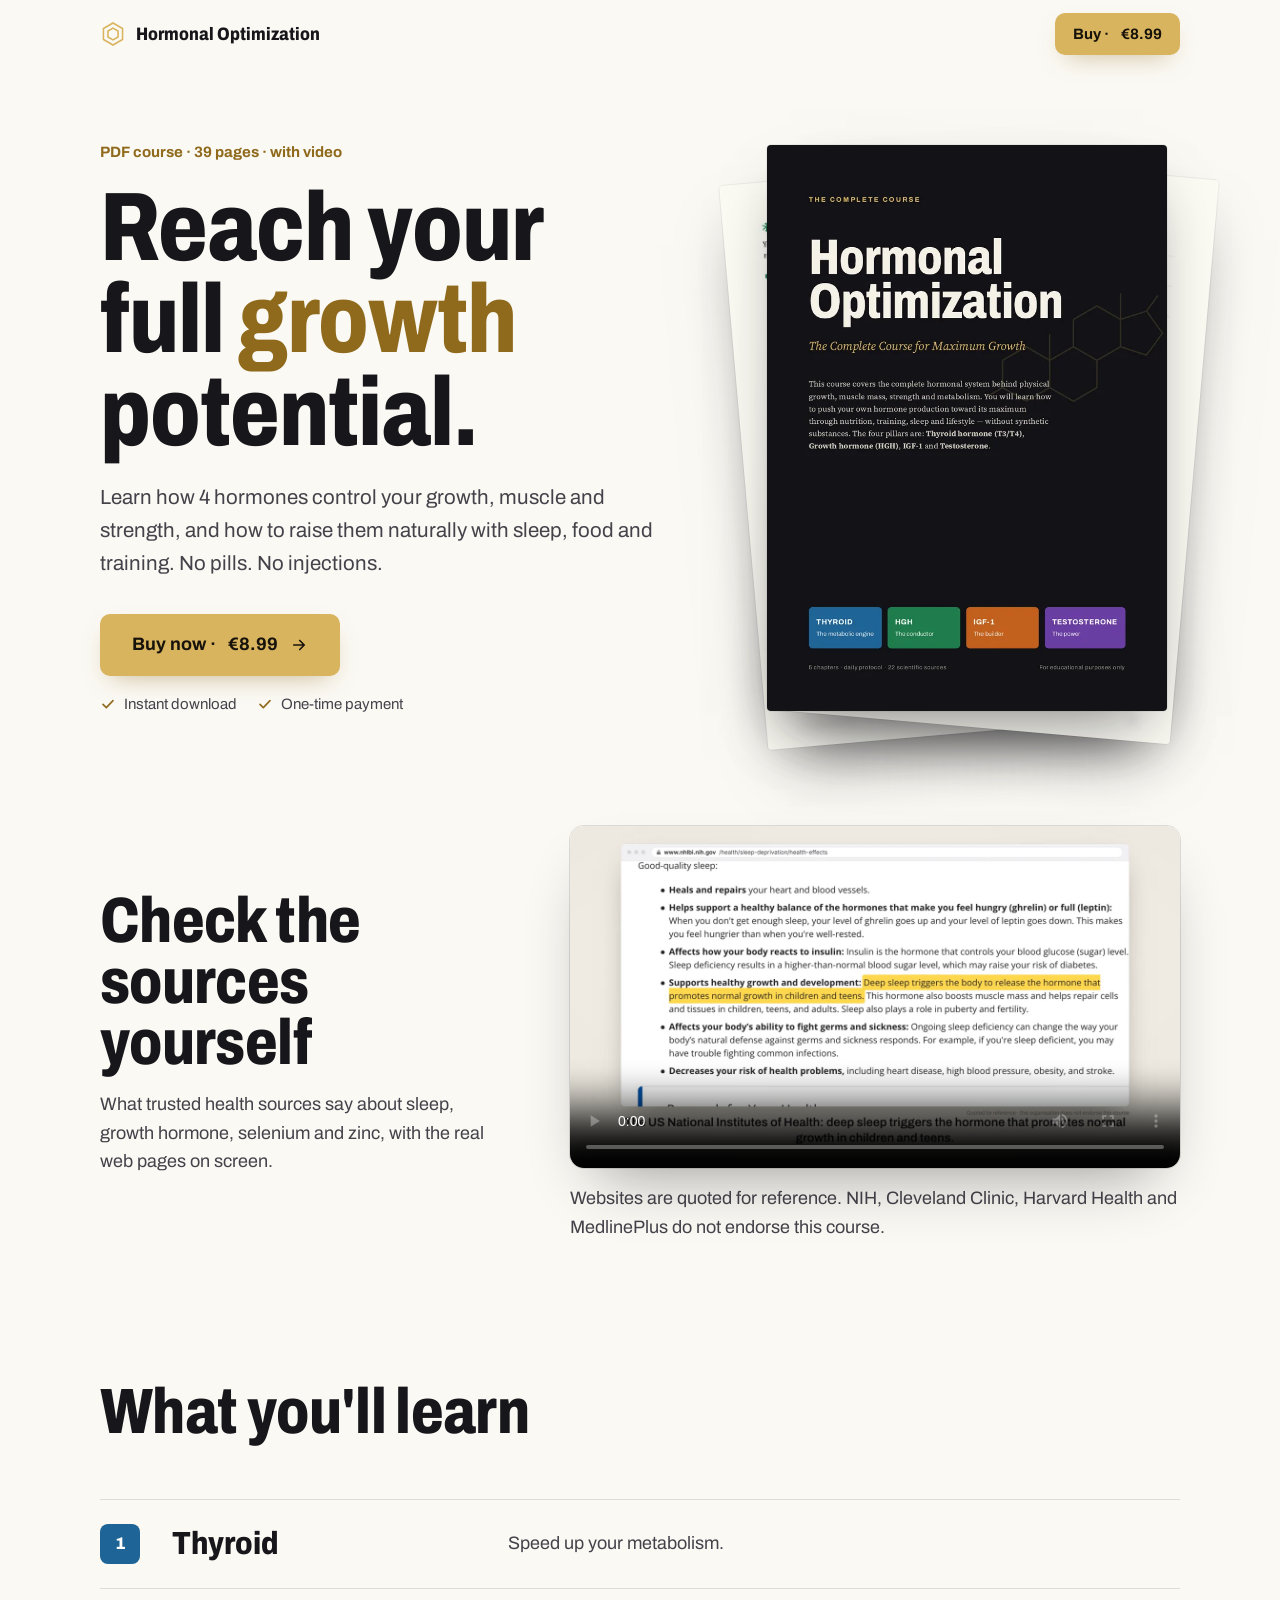
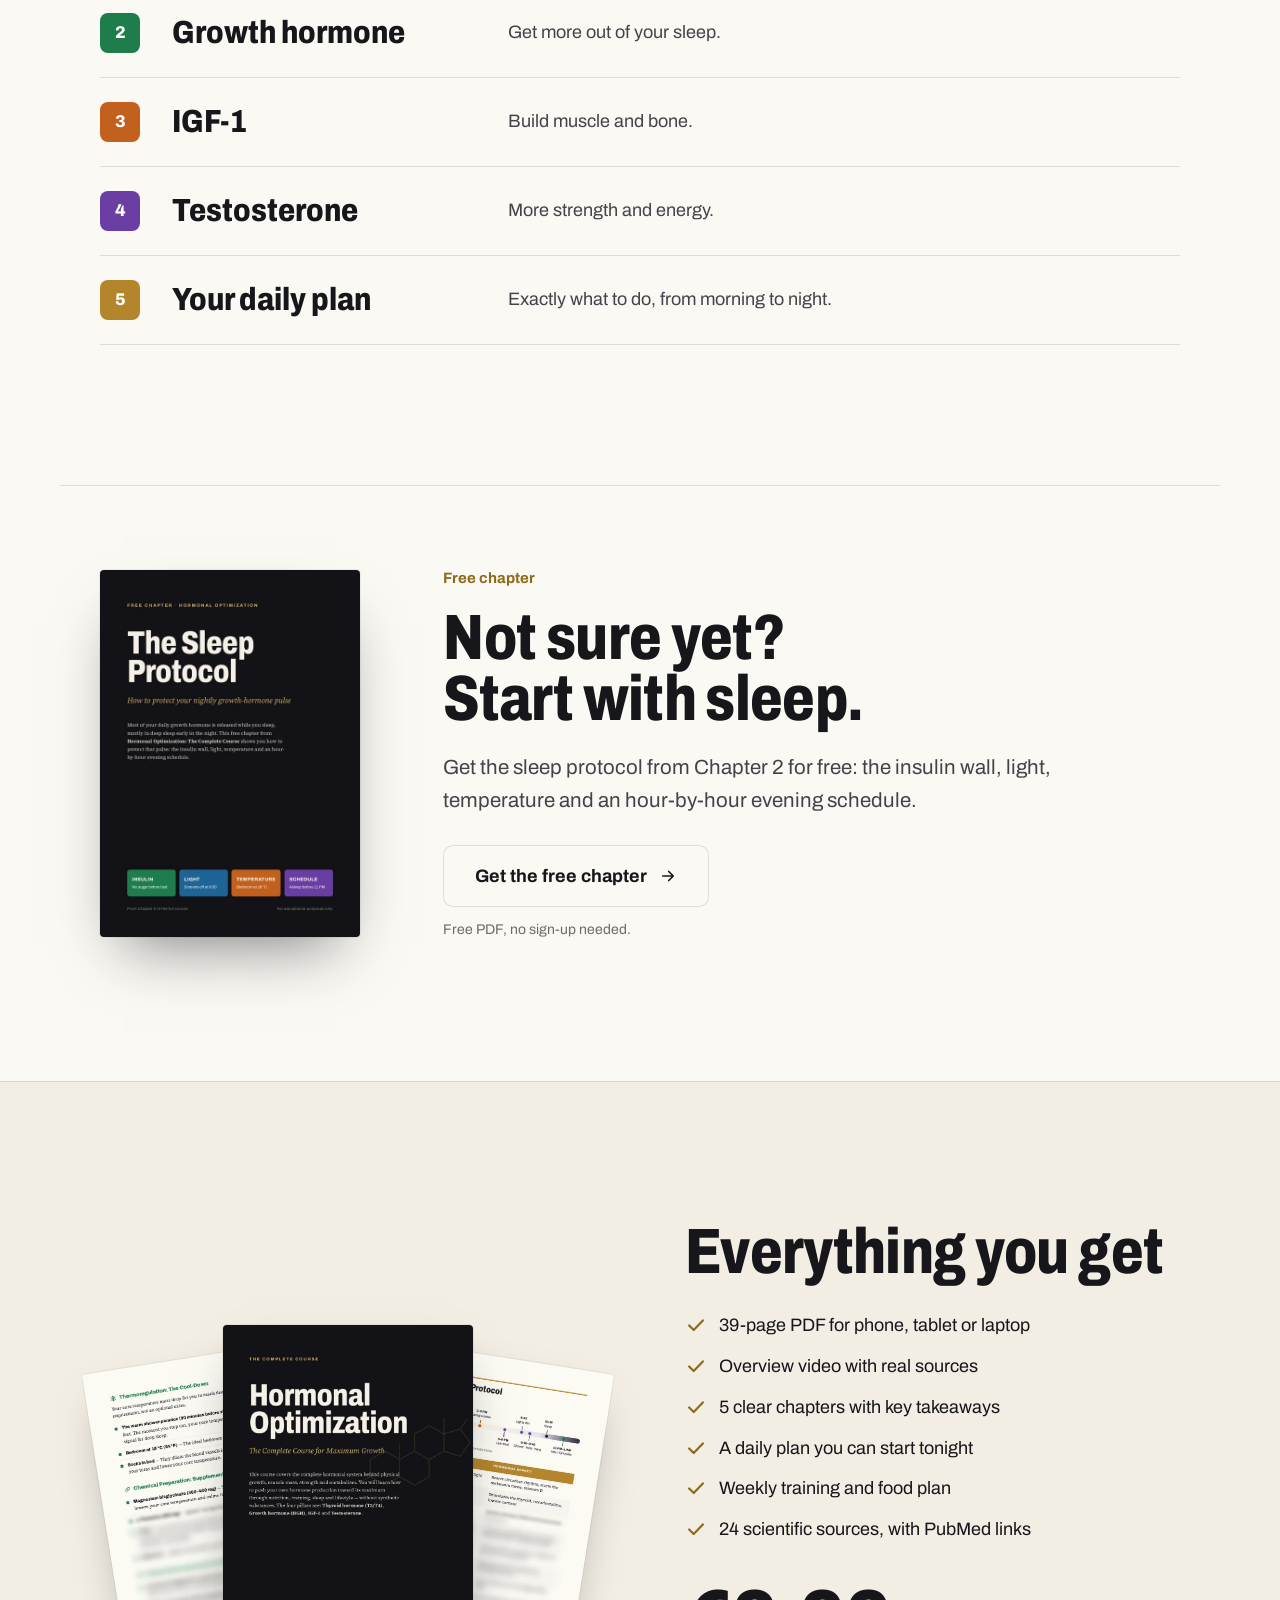
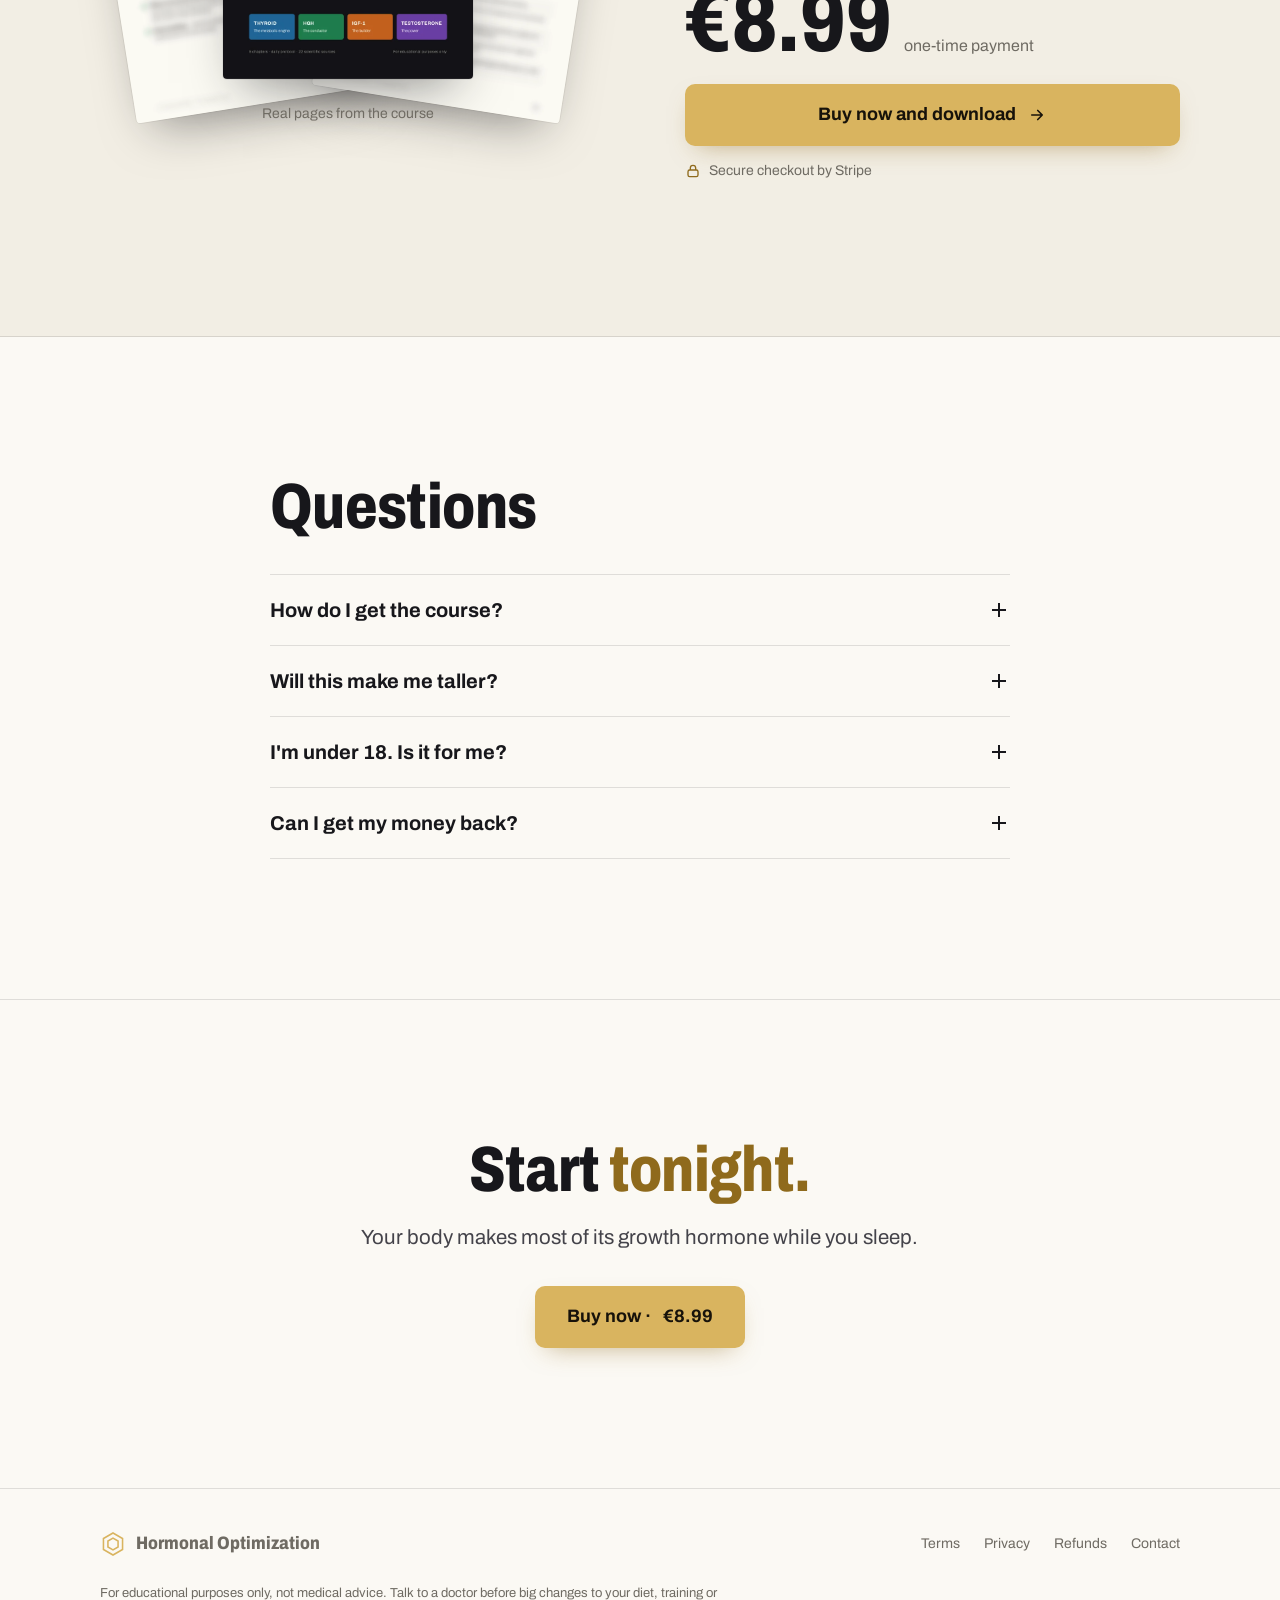
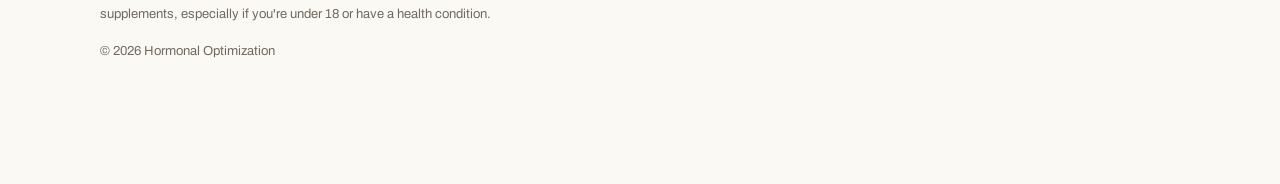
<file: course-website/index.html>
<!doctype html>
<html lang="en" class="no-js">
<head>
  <meta charset="utf-8" />
  <meta name="viewport" content="width=device-width, initial-scale=1, viewport-fit=cover" />
  <title>Hormonal Optimization: The Complete Course</title>
  <meta name="description" content="Reach your full growth potential. A short PDF course on the 4 hormones behind growth, muscle and strength, and how to raise them naturally with sleep, food and training. €8.99, instant download." />
  <meta name="theme-color" content="#fbf9f4" />
  <meta property="og:title" content="Hormonal Optimization: The Complete Course" />
  <meta property="og:description" content="Reach your full growth potential, naturally. €8.99, instant download." />
  <meta property="og:image" content="assets/img/cover.webp" />
  <link rel="icon" href="assets/img/favicon.svg" type="image/svg+xml" />
  <link rel="preconnect" href="https://fonts.googleapis.com" />
  <link rel="preconnect" href="https://fonts.gstatic.com" crossorigin />
  <link href="https://fonts.googleapis.com/css2?family=Archivo:wdth,wght@62..125,400..900&display=swap" rel="stylesheet" />
  <link rel="stylesheet" href="assets/css/style.css" />
  <script>document.documentElement.classList.replace("no-js", "js");</script>
</head>
<body>
  <svg width="0" height="0" style="position:absolute" aria-hidden="true" focusable="false">
    <defs>
      <symbol id="i-check" viewBox="0 0 24 24"><path d="M4.5 12.5l5 5L19.5 7" fill="none" stroke="currentColor" stroke-width="2.4" stroke-linecap="round" stroke-linejoin="round"/></symbol>
      <symbol id="i-arrow" viewBox="0 0 24 24"><path d="M5 12h14M13 6l6 6-6 6" fill="none" stroke="currentColor" stroke-width="2.2" stroke-linecap="round" stroke-linejoin="round"/></symbol>
      <symbol id="i-lock" viewBox="0 0 24 24"><rect x="4.5" y="10.5" width="15" height="10" rx="2.5" fill="none" stroke="currentColor" stroke-width="2"/><path d="M8 10.5V7.5a4 4 0 0 1 8 0v3" fill="none" stroke="currentColor" stroke-width="2"/></symbol>
      <symbol id="i-hex" viewBox="0 0 40 40"><path d="M20 3l14.7 8.5v17L20 37 5.3 28.5v-17z"/><path d="M20 11l7.8 4.5v9L20 29l-7.8-4.5v-9z"/></symbol>
    </defs>
  </svg>

  <header class="nav" id="nav">
    <div class="container">
      <a href="#top" class="brand"><svg class="brand-mark" viewBox="0 0 40 40" aria-hidden="true"><use href="#i-hex"/></svg>Hormonal Optimization</a>
      <a href="#buy" class="btn btn-primary btn-sm" data-buy>Buy · <span data-price>€8.99</span></a>
    </div>
  </header>

  <main id="top">

    <!-- 1. Hero -->
    <section class="hero">
      <div class="container">
        <div>
          <p class="kicker rise">PDF course · 39 pages · with video</p>
          <h1 class="h1 rise" style="--d:.08s">Reach your full <span class="accent">growth</span> potential.</h1>
          <p class="lead rise" style="--d:.16s">Learn how 4 hormones control your growth, muscle and strength, and how to raise them naturally with sleep, food and training. No pills. No injections.</p>
          <div class="hero-actions rise" style="--d:.24s">
            <a href="#buy" class="btn btn-primary btn-lg" data-buy>Buy now · <span data-price>€8.99</span> <svg class="btn-arrow" aria-hidden="true"><use href="#i-arrow"/></svg></a>
            <ul class="ticks">
              <li><svg aria-hidden="true"><use href="#i-check"/></svg>Instant download</li>
              <li data-paid-only><svg aria-hidden="true"><use href="#i-check"/></svg>One-time payment</li>
            </ul>
          </div>
        </div>
        <div class="cover rise" style="--d:.2s" id="cover">
          <div class="cover-stack" id="coverStack">
            <img class="p3" src="assets/img/inside-sleep.webp" alt="" width="720" height="1019" />
            <img class="p2" src="assets/img/inside-thyroid.webp" alt="" width="720" height="1019" />
            <img class="p1" src="assets/img/cover.webp" alt="Cover of the course: Hormonal Optimization, the complete course for maximum growth" width="720" height="1019" fetchpriority="high" />
          </div>
        </div>
      </div>
    </section>

    <!-- Video -->
    <section class="watch" id="watch">
      <div class="container">
        <div>
          <h2 class="h2 rise">Check the sources yourself</h2>
          <p class="rise">What trusted health sources say about sleep, growth hormone, selenium and zinc, with the real web pages on screen.</p>
        </div>
        <div class="rise">
          <div class="player"><video controls playsinline preload="metadata" poster="assets/video/poster.jpg" src="assets/video/overview.mp4"></video></div>
          <p class="video-note">Websites are quoted for reference. NIH, Cleveland Clinic, Harvard Health and MedlinePlus do not endorse this course.</p>
        </div>
      </div>
    </section>

    <!-- 2. What you'll learn -->
    <section class="section" id="learn" style="padding-top:0">
      <div class="container">
        <h2 class="h2 rise">What you'll learn</h2>
        <ol class="chapters">
          <li class="chapter rise"><span class="chapter-no">1</span><h3>Thyroid</h3><p>Speed up your metabolism.</p></li>
          <li class="chapter rise" style="--d:.06s"><span class="chapter-no">2</span><h3>Growth hormone</h3><p>Get more out of your sleep.</p></li>
          <li class="chapter rise" style="--d:.12s"><span class="chapter-no">3</span><h3>IGF-1</h3><p>Build muscle and bone.</p></li>
          <li class="chapter rise" style="--d:.18s"><span class="chapter-no">4</span><h3>Testosterone</h3><p>More strength and energy.</p></li>
          <li class="chapter rise" style="--d:.24s"><span class="chapter-no">5</span><h3>Your daily plan</h3><p>Exactly what to do, from morning to night.</p></li>
        </ol>
      </div>
    </section>

    <!-- Free chapter -->
    <section class="free" id="free">
      <div class="container">
        <img class="free-cover rise" src="assets/img/free-cover.webp" alt="Cover of the free chapter: The Sleep Protocol" width="560" height="792" loading="lazy" />
        <div>
          <p class="kicker rise">Free chapter</p>
          <h2 class="h2 rise">Not sure yet? Start with sleep.</h2>
          <p class="lead rise">Get the sleep protocol from Chapter 2 for free: the insulin wall, light, temperature and an hour-by-hour evening schedule.</p>
          <a href="downloads/free-sleep-chapter.pdf" class="btn btn-ghost btn-lg rise" data-free>Get the free chapter <svg class="btn-arrow" aria-hidden="true"><use href="#i-arrow"/></svg></a>
          <p class="free-note rise">Free PDF, no sign-up needed.</p>
        </div>
      </div>
    </section>

    <!-- 3. Look inside + buy -->
    <section class="section buy" id="buy">
      <div class="container">
        <div class="pages" id="pages">
          <div class="pg"><img src="assets/img/inside-sleep.webp" alt="Page from Chapter 2 with the night-time growth hormone chart, partly blurred" width="720" height="1019" loading="lazy" /></div>
          <div class="pg"><img src="assets/img/inside-plan.webp" alt="Page from Chapter 5 with the daily protocol, partly blurred" width="720" height="1019" loading="lazy" /></div>
          <div class="pg"><img src="assets/img/cover.webp" alt="Course cover" width="720" height="1019" loading="lazy" /></div>
          <p class="pages-note">Real pages from the course</p>
        </div>
        <div>
          <h2 class="h2 rise">Everything you get</h2>
          <ul class="includes">
            <li class="rise"><svg aria-hidden="true"><use href="#i-check"/></svg>39-page PDF for phone, tablet or laptop</li>
            <li class="rise" style="--d:.03s"><svg aria-hidden="true"><use href="#i-check"/></svg>Overview video with real sources</li>
            <li class="rise" style="--d:.05s"><svg aria-hidden="true"><use href="#i-check"/></svg>5 clear chapters with key takeaways</li>
            <li class="rise" style="--d:.1s"><svg aria-hidden="true"><use href="#i-check"/></svg>A daily plan you can start tonight</li>
            <li class="rise" style="--d:.15s"><svg aria-hidden="true"><use href="#i-check"/></svg>Weekly training and food plan</li>
            <li class="rise" style="--d:.2s"><svg aria-hidden="true"><use href="#i-check"/></svg>24 scientific sources, with PubMed links</li>
          </ul>
          <div class="price rise"><b data-price>€8.99</b><span data-price-note>one-time payment</span></div>
          <a href="#buy" class="btn btn-primary btn-lg btn-block" data-buy>Buy now and download <svg class="btn-arrow" aria-hidden="true"><use href="#i-arrow"/></svg></a>
          <p class="secure" data-paid-only><svg aria-hidden="true"><use href="#i-lock"/></svg>Secure checkout by Stripe</p>
        </div>
      </div>
    </section>

    <!-- 4. FAQ -->
    <section class="section faq" id="faq">
      <div class="container">
        <h2 class="h2 rise">Questions</h2>
        <div class="faq-list">
          <details class="faq-item"><summary>How do I get the course?<span class="plus" aria-hidden="true"></span></summary><p>Right after you pay, you land on your download page. Save the PDF: it's yours to keep.</p></details>
          <details class="faq-item"><summary>Will this make me taller?<span class="plus" aria-hidden="true"></span></summary><p>Nobody can promise that. Your genes decide most of your height. This course helps you get the most out of what you have.</p></details>
          <details class="faq-item"><summary>I'm under 18. Is it for me?<span class="plus" aria-hidden="true"></span></summary><p>Yes, but read it with a parent, and ask a doctor before you try fasting or supplements.</p></details>
          <details class="faq-item"><summary>Can I get my money back?<span class="plus" aria-hidden="true"></span></summary><p>It's a digital download, so normally no. If your file doesn't work, email us and we'll fix it. See the <a href="refund.html">refund policy</a>.</p></details>
        </div>
      </div>
    </section>

    <!-- 5. Final -->
    <section class="final">
      <div class="container">
        <h2 class="h2 rise">Start <span class="accent">tonight.</span></h2>
        <p class="lead rise">Your body makes most of its growth hormone while you sleep.</p>
        <a href="#buy" class="btn btn-primary btn-lg rise" data-buy>Buy now · <span data-price>€8.99</span></a>
      </div>
    </section>
  </main>

  <footer class="footer">
    <div class="container">
      <div class="footer-top">
        <span class="brand"><svg class="brand-mark" viewBox="0 0 40 40" aria-hidden="true"><use href="#i-hex"/></svg>Hormonal Optimization</span>
        <nav class="footer-links" aria-label="Legal"><a href="terms.html">Terms</a><a href="privacy.html">Privacy</a><a href="refund.html">Refunds</a><a href="#" data-email>Contact</a></nav>
      </div>
      <p class="disclaimer">For educational purposes only, not medical advice. Talk to a doctor before big changes to your diet, training or supplements, especially if you're under 18 or have a health condition.</p>
      <p class="footer-bottom">© <span id="year">2026</span> Hormonal Optimization</p>
    </div>
  </footer>

  <aside class="buybar" id="buybar" aria-label="Buy the course">
    <div><b>Hormonal Optimization</b><span>PDF course · instant download</span></div>
    <a href="#buy" class="btn btn-primary btn-sm" data-buy>Buy · <span data-price>€8.99</span></a>
  </aside>

  <div class="toast" id="toast" role="status" aria-live="polite"></div>

  <script src="assets/js/config.js"></script>
  <script src="assets/js/main.js"></script>
</body>
</html>
</file>
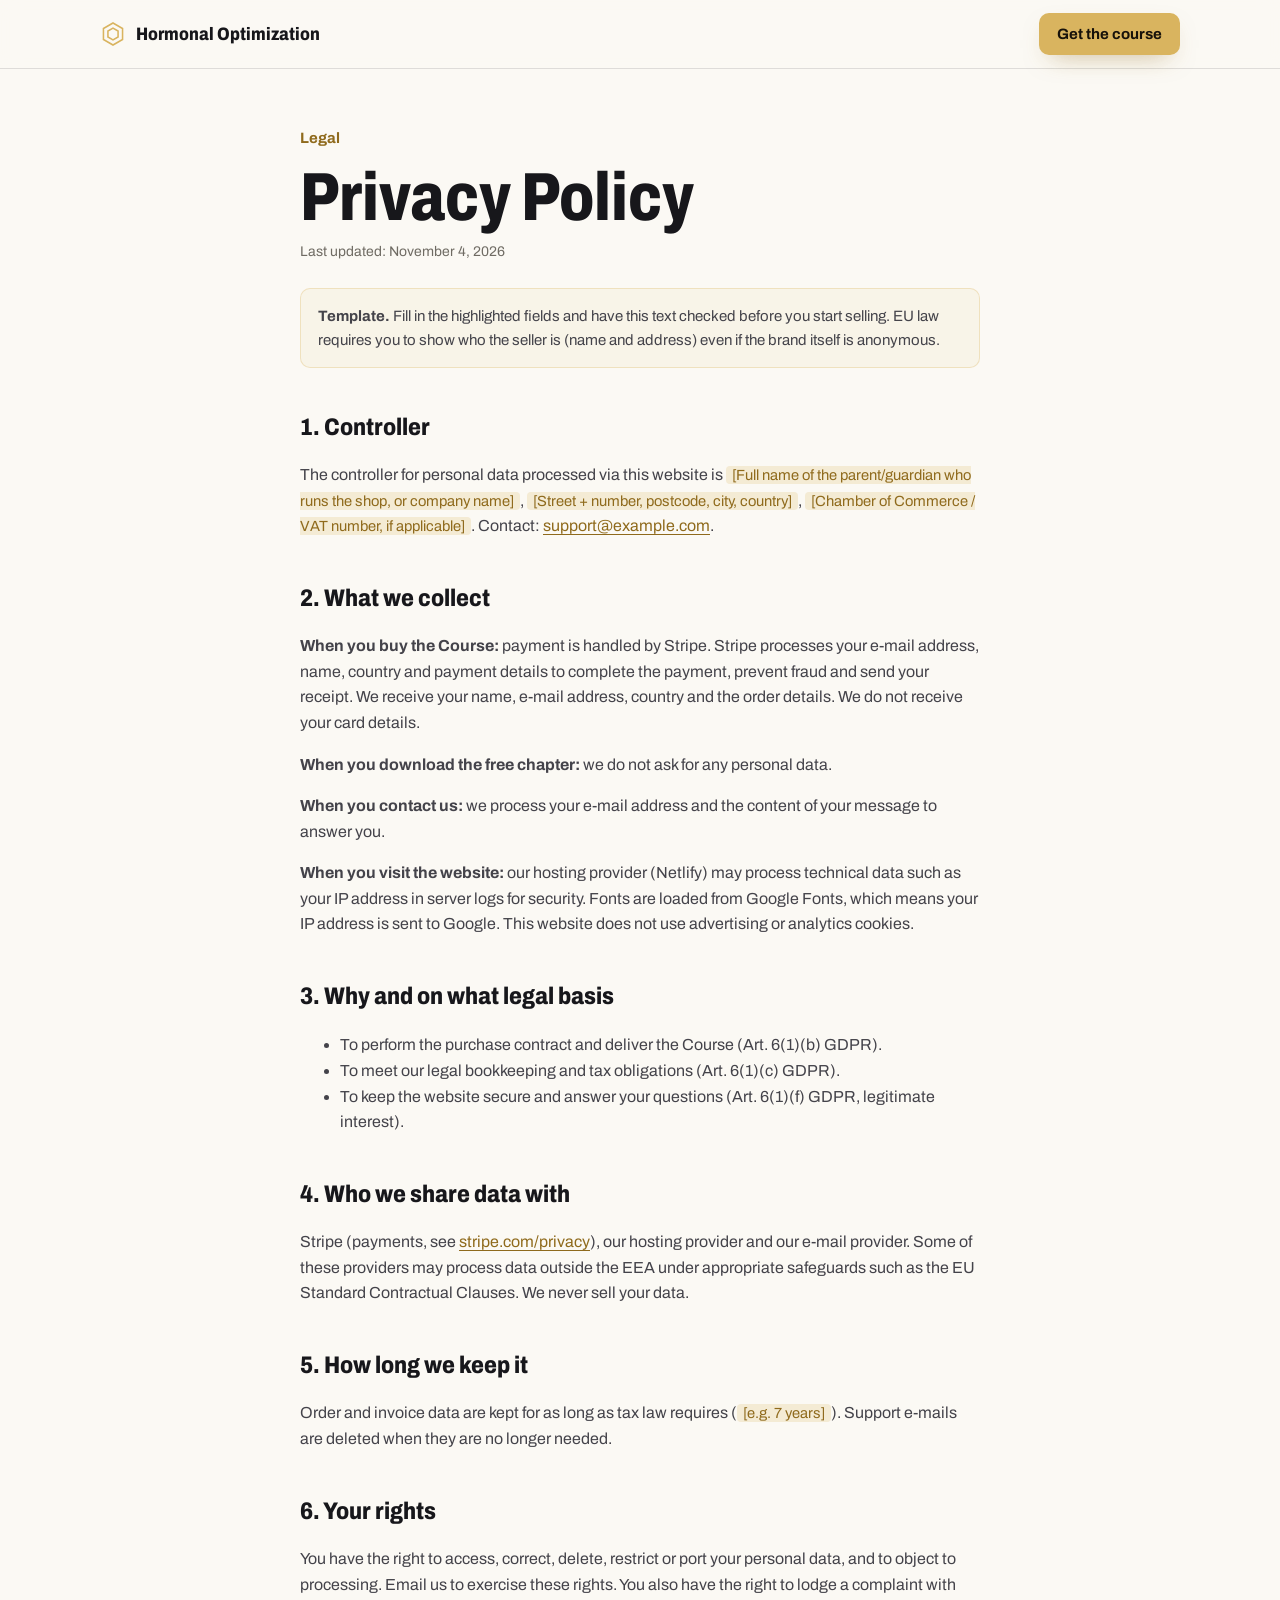
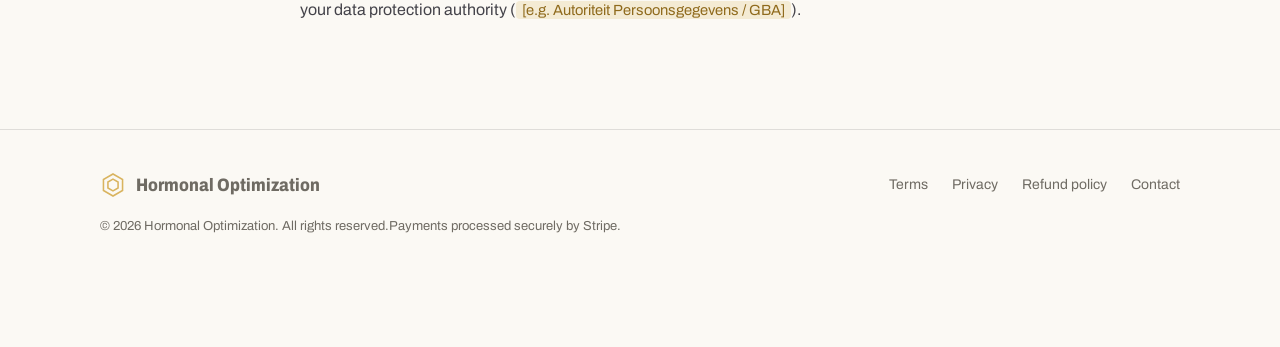
<file: course-website/privacy.html>
<!doctype html>
<html lang="en">
<head>
  <meta charset="utf-8" />
  <meta name="viewport" content="width=device-width, initial-scale=1, viewport-fit=cover" />
  <title>Privacy Policy | Hormonal Optimization</title>
  <meta name="theme-color" content="#fbf9f4" />
  <link rel="icon" href="assets/img/favicon.svg" type="image/svg+xml" />
  <link rel="preconnect" href="https://fonts.googleapis.com" />
  <link rel="preconnect" href="https://fonts.gstatic.com" crossorigin />
  <link href="https://fonts.googleapis.com/css2?family=Archivo:wdth,wght@62..125,400..900&display=swap" rel="stylesheet" />
  <link rel="stylesheet" href="assets/css/style.css" />
</head>
<body>
  <header class="nav scrolled">
    <div class="container">
      <a href="index.html" class="brand">
        <svg class="brand-mark" viewBox="0 0 40 40" aria-hidden="true"><path d="M20 3l14.7 8.5v17L20 37 5.3 28.5v-17z"/><path d="M20 11l7.8 4.5v9L20 29l-7.8-4.5v-9z"/></svg>
        <span class="brand-text">Hormonal Optimization<small>The complete course</small></span>
      </a>
      <a href="index.html#pricing" class="btn btn-primary btn-sm">Get the course</a>
    </div>
  </header>
  <main class="page-simple">
    <div class="container legal">
      <span class="eyebrow">Legal</span>
      <h1>Privacy Policy</h1>
      <div class="updated">Last updated: November 4, 2026</div>
      <div class="note"><b>Template.</b> Fill in the highlighted fields and have this text checked before you start selling. EU law requires you to show who the seller is (name and address) even if the brand itself is anonymous.</div>

      <h2>1. Controller</h2>
      <p>The controller for personal data processed via this website is <span class="placeholder">[Full name of the parent/guardian who runs the shop, or company name]</span>, <span class="placeholder">[Street + number, postcode, city, country]</span>, <span class="placeholder">[Chamber of Commerce / VAT number, if applicable]</span>. Contact: <a href="#" data-email>support@example.com</a>.</p>
      <h2>2. What we collect</h2>
      <p><b>When you buy the Course:</b> payment is handled by Stripe. Stripe processes your e-mail address, name, country and payment details to complete the payment, prevent fraud and send your receipt. We receive your name, e-mail address, country and the order details. We do not receive your card details.</p>
      <p><b>When you download the free chapter:</b> we do not ask for any personal data.</p>
      <p><b>When you contact us:</b> we process your e-mail address and the content of your message to answer you.</p>
      <p><b>When you visit the website:</b> our hosting provider (Netlify) may process technical data such as your IP address in server logs for security. Fonts are loaded from Google Fonts, which means your IP address is sent to Google. This website does not use advertising or analytics cookies.</p>
      <h2>3. Why and on what legal basis</h2>
      <ul>
        <li>To perform the purchase contract and deliver the Course (Art. 6(1)(b) GDPR).</li>
        <li>To meet our legal bookkeeping and tax obligations (Art. 6(1)(c) GDPR).</li>
        <li>To keep the website secure and answer your questions (Art. 6(1)(f) GDPR, legitimate interest).</li>
      </ul>
      <h2>4. Who we share data with</h2>
      <p>Stripe (payments, see <a href="https://stripe.com/privacy" rel="noopener">stripe.com/privacy</a>), our hosting provider and our e-mail provider. Some of these providers may process data outside the EEA under appropriate safeguards such as the EU Standard Contractual Clauses. We never sell your data.</p>
      <h2>5. How long we keep it</h2>
      <p>Order and invoice data are kept for as long as tax law requires (<span class="placeholder">[e.g. 7 years]</span>). Support e-mails are deleted when they are no longer needed.</p>
      <h2>6. Your rights</h2>
      <p>You have the right to access, correct, delete, restrict or port your personal data, and to object to processing. Email us to exercise these rights. You also have the right to lodge a complaint with your data protection authority (<span class="placeholder">[e.g. Autoriteit Persoonsgegevens / GBA]</span>).</p>

    </div>
  </main>
  <footer class="footer">
    <div class="container">
      <div class="footer-top">
        <a href="index.html" class="brand"><svg class="brand-mark" viewBox="0 0 40 40" aria-hidden="true"><path d="M20 3l14.7 8.5v17L20 37 5.3 28.5v-17z"/><path d="M20 11l7.8 4.5v9L20 29l-7.8-4.5v-9z"/></svg><span class="brand-text">Hormonal Optimization<small>The complete course</small></span></a>
        <nav class="footer-links" aria-label="Legal"><a href="terms.html">Terms</a><a href="privacy.html">Privacy</a><a href="refund.html">Refund policy</a><a href="#" data-email>Contact</a></nav>
      </div>
      <div class="footer-bottom"><span>© 2026 Hormonal Optimization. All rights reserved.</span><span>Payments processed securely by Stripe.</span></div>
    </div>
  </footer>
  <script src="assets/js/config.js"></script>
  <script>
    (function () {
      var e = (window.SITE_CONFIG || {}).contactEmail;
      if (!e) return;
      document.querySelectorAll("[data-email]").forEach(function (a) { a.href = "mailto:" + e; if (a.textContent.indexOf("@") > -1) a.textContent = e; });
    })();
  </script>
</body>
</html>
</file>
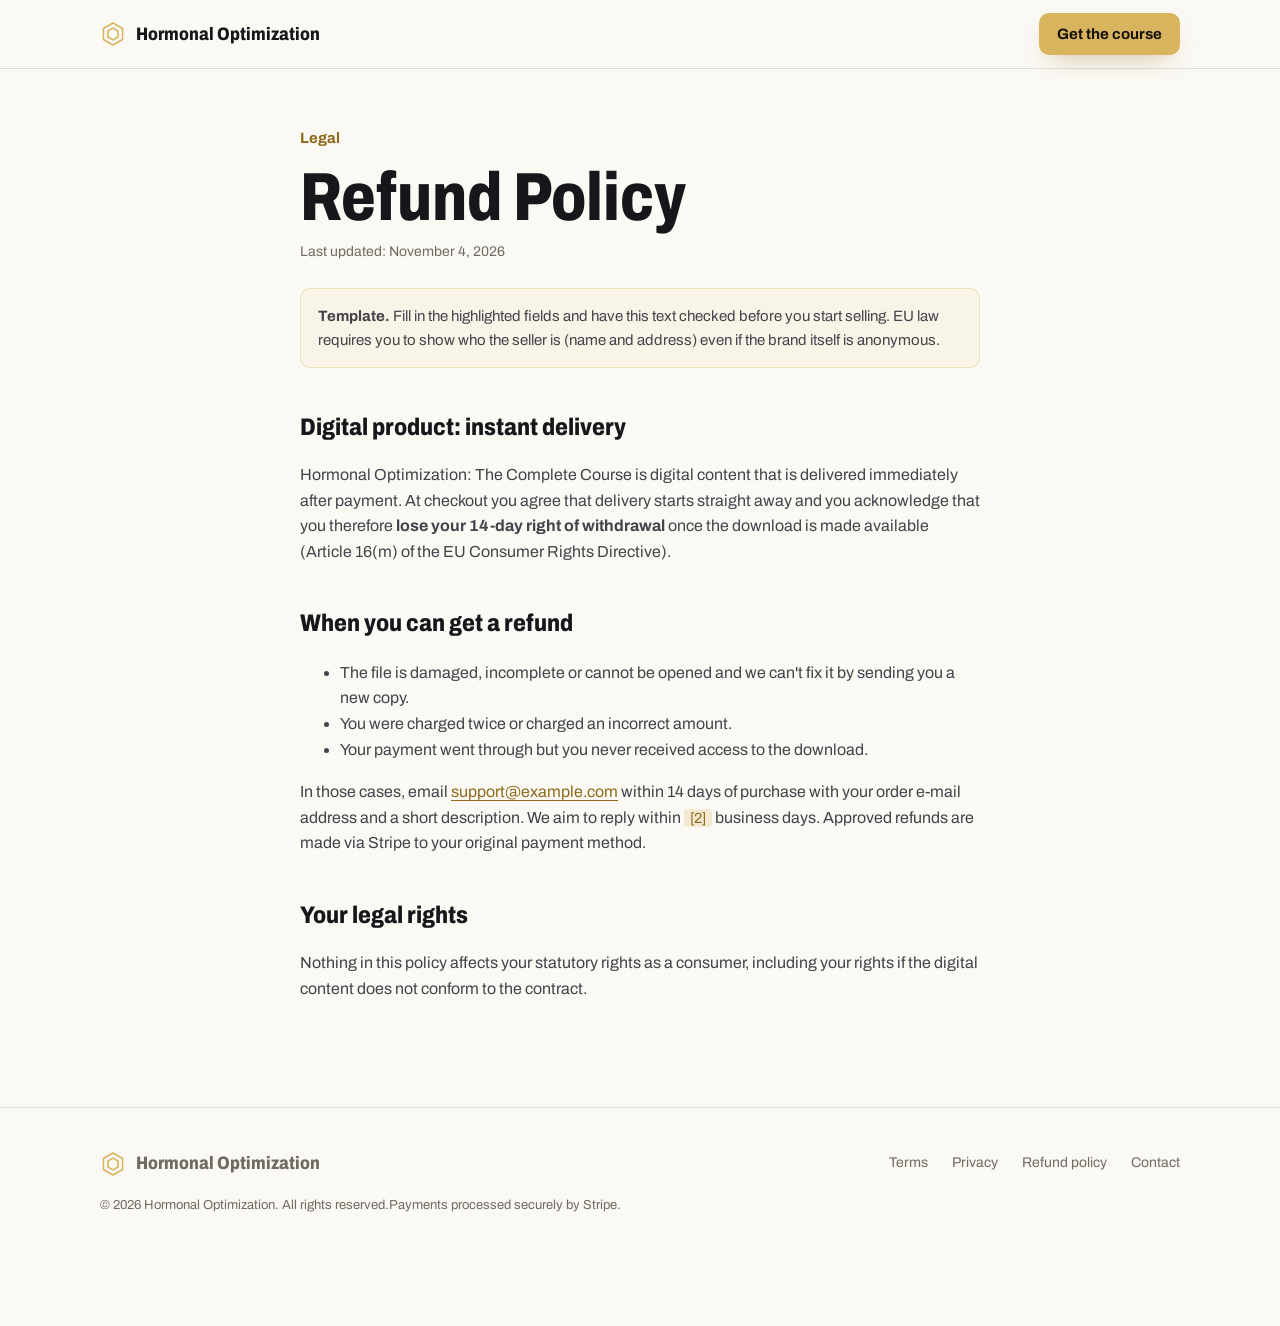
<file: course-website/refund.html>
<!doctype html>
<html lang="en">
<head>
  <meta charset="utf-8" />
  <meta name="viewport" content="width=device-width, initial-scale=1, viewport-fit=cover" />
  <title>Refund Policy | Hormonal Optimization</title>
  <meta name="theme-color" content="#fbf9f4" />
  <link rel="icon" href="assets/img/favicon.svg" type="image/svg+xml" />
  <link rel="preconnect" href="https://fonts.googleapis.com" />
  <link rel="preconnect" href="https://fonts.gstatic.com" crossorigin />
  <link href="https://fonts.googleapis.com/css2?family=Archivo:wdth,wght@62..125,400..900&display=swap" rel="stylesheet" />
  <link rel="stylesheet" href="assets/css/style.css" />
</head>
<body>
  <header class="nav scrolled">
    <div class="container">
      <a href="index.html" class="brand">
        <svg class="brand-mark" viewBox="0 0 40 40" aria-hidden="true"><path d="M20 3l14.7 8.5v17L20 37 5.3 28.5v-17z"/><path d="M20 11l7.8 4.5v9L20 29l-7.8-4.5v-9z"/></svg>
        <span class="brand-text">Hormonal Optimization<small>The complete course</small></span>
      </a>
      <a href="index.html#pricing" class="btn btn-primary btn-sm">Get the course</a>
    </div>
  </header>
  <main class="page-simple">
    <div class="container legal">
      <span class="eyebrow">Legal</span>
      <h1>Refund Policy</h1>
      <div class="updated">Last updated: November 4, 2026</div>
      <div class="note"><b>Template.</b> Fill in the highlighted fields and have this text checked before you start selling. EU law requires you to show who the seller is (name and address) even if the brand itself is anonymous.</div>

      <h2>Digital product: instant delivery</h2>
      <p>Hormonal Optimization: The Complete Course is digital content that is delivered immediately after payment. At checkout you agree that delivery starts straight away and you acknowledge that you therefore <b>lose your 14-day right of withdrawal</b> once the download is made available (Article 16(m) of the EU Consumer Rights Directive).</p>
      <h2>When you can get a refund</h2>
      <ul>
        <li>The file is damaged, incomplete or cannot be opened and we can't fix it by sending you a new copy.</li>
        <li>You were charged twice or charged an incorrect amount.</li>
        <li>Your payment went through but you never received access to the download.</li>
      </ul>
      <p>In those cases, email <a href="#" data-email>support@example.com</a> within 14 days of purchase with your order e-mail address and a short description. We aim to reply within <span class="placeholder">[2]</span> business days. Approved refunds are made via Stripe to your original payment method.</p>
      <h2>Your legal rights</h2>
      <p>Nothing in this policy affects your statutory rights as a consumer, including your rights if the digital content does not conform to the contract.</p>

    </div>
  </main>
  <footer class="footer">
    <div class="container">
      <div class="footer-top">
        <a href="index.html" class="brand"><svg class="brand-mark" viewBox="0 0 40 40" aria-hidden="true"><path d="M20 3l14.7 8.5v17L20 37 5.3 28.5v-17z"/><path d="M20 11l7.8 4.5v9L20 29l-7.8-4.5v-9z"/></svg><span class="brand-text">Hormonal Optimization<small>The complete course</small></span></a>
        <nav class="footer-links" aria-label="Legal"><a href="terms.html">Terms</a><a href="privacy.html">Privacy</a><a href="refund.html">Refund policy</a><a href="#" data-email>Contact</a></nav>
      </div>
      <div class="footer-bottom"><span>© 2026 Hormonal Optimization. All rights reserved.</span><span>Payments processed securely by Stripe.</span></div>
    </div>
  </footer>
  <script src="assets/js/config.js"></script>
  <script>
    (function () {
      var e = (window.SITE_CONFIG || {}).contactEmail;
      if (!e) return;
      document.querySelectorAll("[data-email]").forEach(function (a) { a.href = "mailto:" + e; if (a.textContent.indexOf("@") > -1) a.textContent = e; });
    })();
  </script>
</body>
</html>
</file>
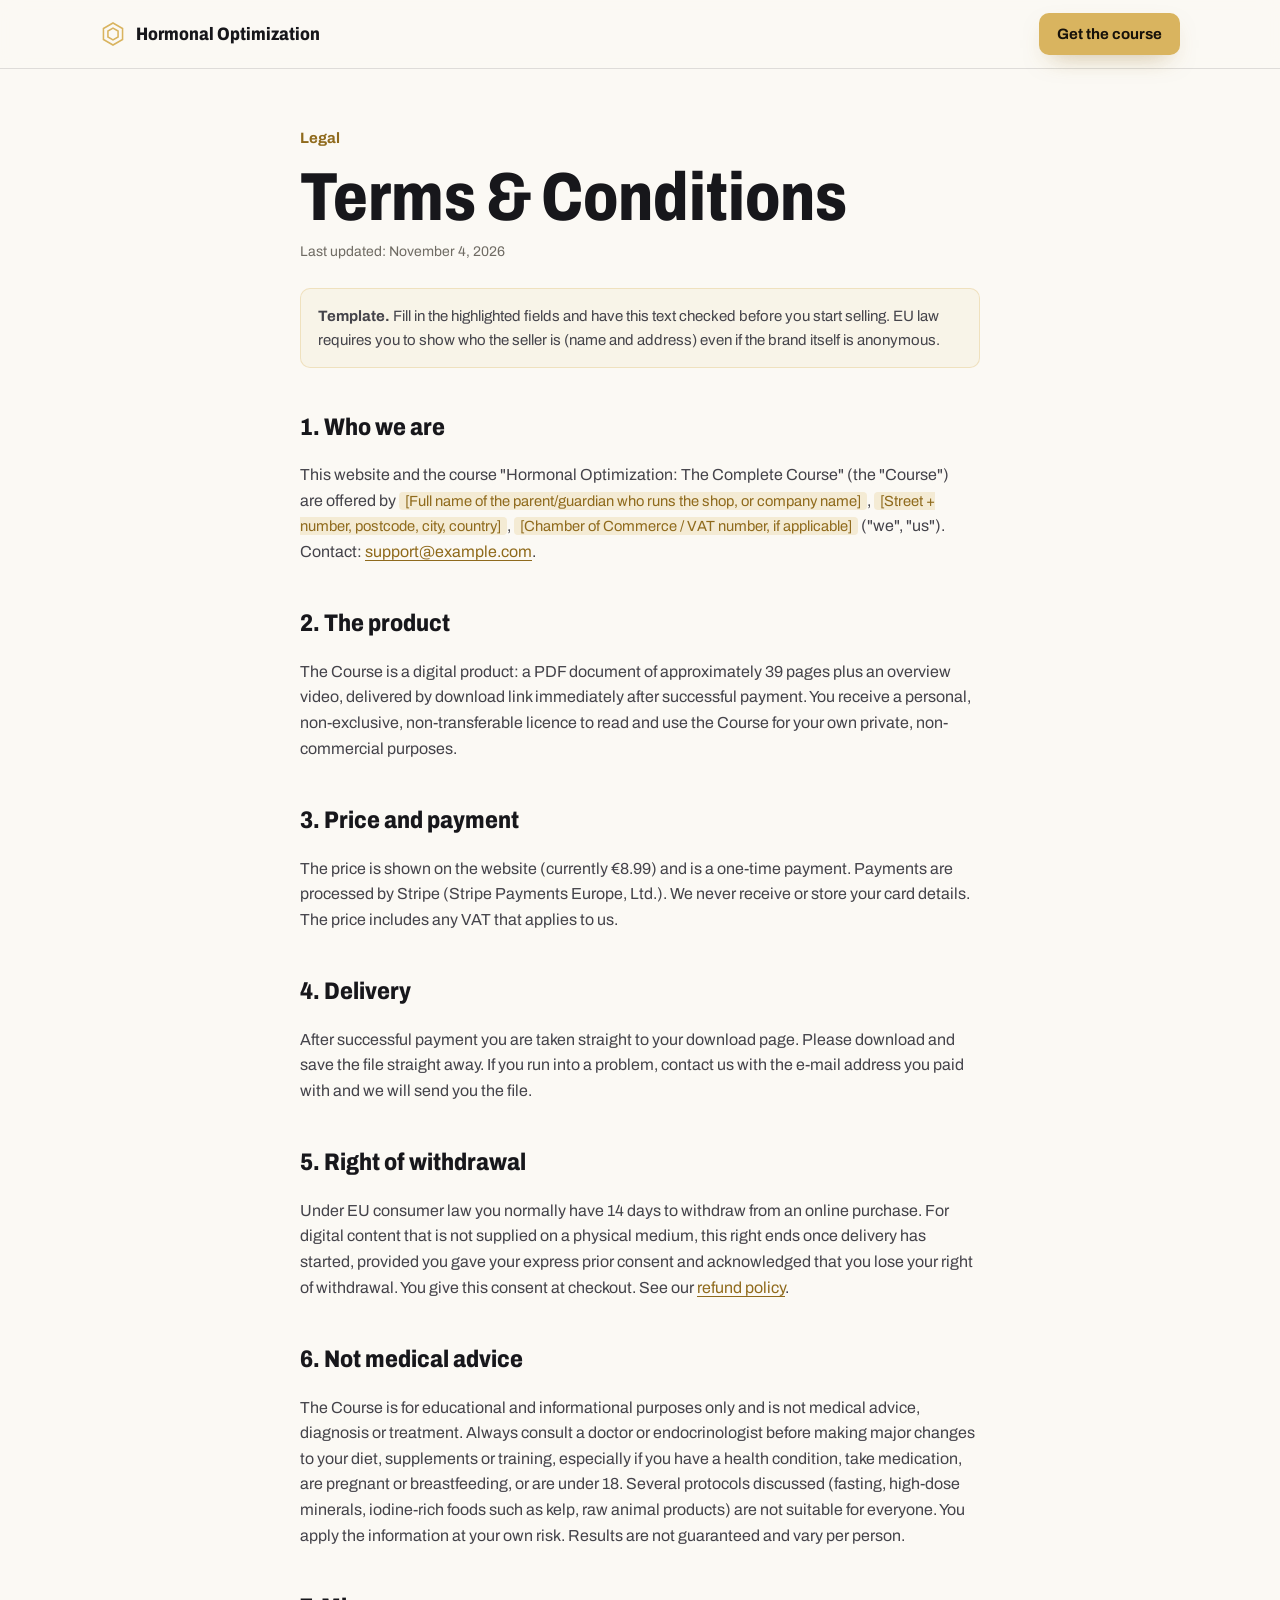
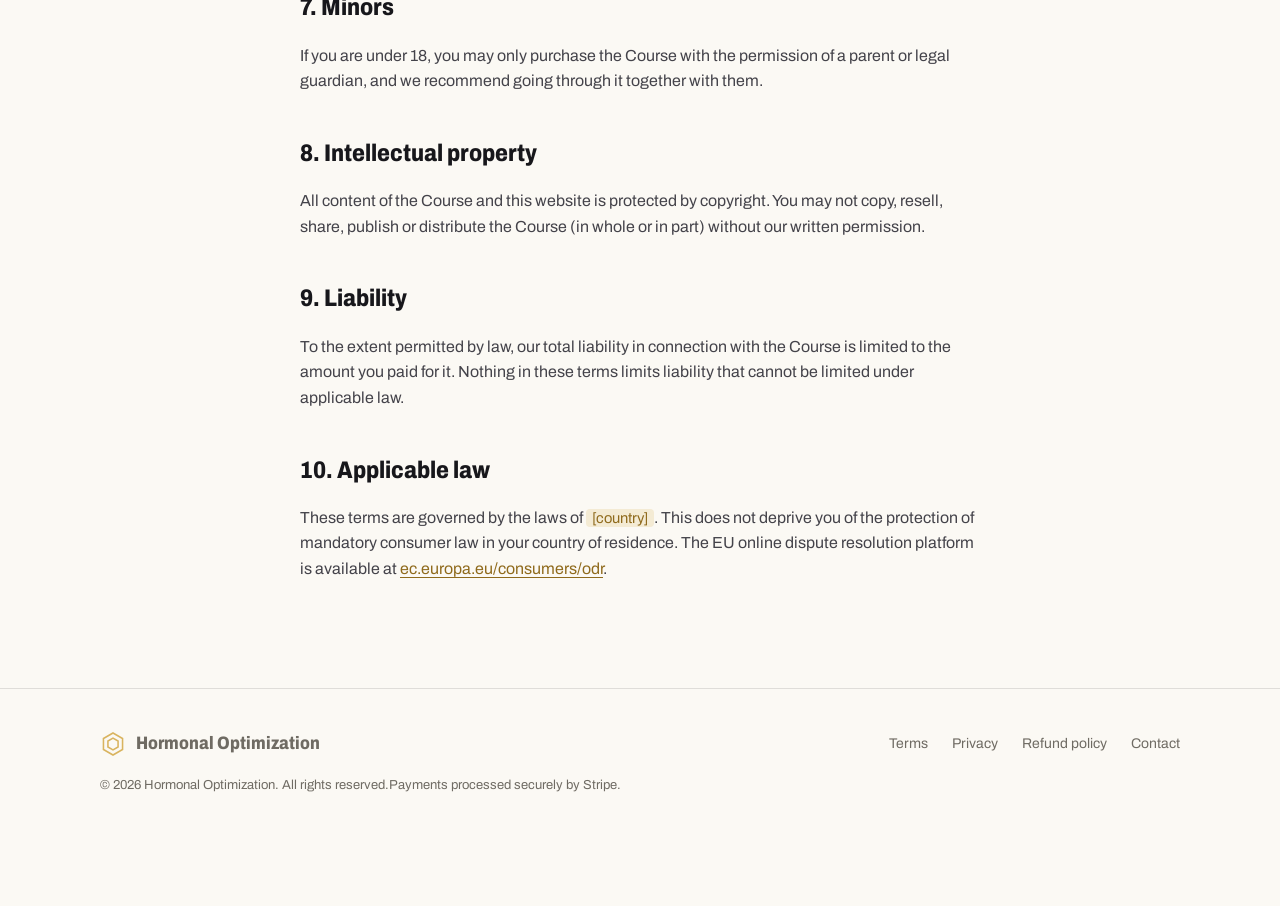
<file: course-website/terms.html>
<!doctype html>
<html lang="en">
<head>
  <meta charset="utf-8" />
  <meta name="viewport" content="width=device-width, initial-scale=1, viewport-fit=cover" />
  <title>Terms &amp; Conditions | Hormonal Optimization</title>
  <meta name="theme-color" content="#fbf9f4" />
  <link rel="icon" href="assets/img/favicon.svg" type="image/svg+xml" />
  <link rel="preconnect" href="https://fonts.googleapis.com" />
  <link rel="preconnect" href="https://fonts.gstatic.com" crossorigin />
  <link href="https://fonts.googleapis.com/css2?family=Archivo:wdth,wght@62..125,400..900&display=swap" rel="stylesheet" />
  <link rel="stylesheet" href="assets/css/style.css" />
</head>
<body>
  <header class="nav scrolled">
    <div class="container">
      <a href="index.html" class="brand">
        <svg class="brand-mark" viewBox="0 0 40 40" aria-hidden="true"><path d="M20 3l14.7 8.5v17L20 37 5.3 28.5v-17z"/><path d="M20 11l7.8 4.5v9L20 29l-7.8-4.5v-9z"/></svg>
        <span class="brand-text">Hormonal Optimization<small>The complete course</small></span>
      </a>
      <a href="index.html#pricing" class="btn btn-primary btn-sm">Get the course</a>
    </div>
  </header>
  <main class="page-simple">
    <div class="container legal">
      <span class="eyebrow">Legal</span>
      <h1>Terms &amp; Conditions</h1>
      <div class="updated">Last updated: November 4, 2026</div>
      <div class="note"><b>Template.</b> Fill in the highlighted fields and have this text checked before you start selling. EU law requires you to show who the seller is (name and address) even if the brand itself is anonymous.</div>

      <h2>1. Who we are</h2>
      <p>This website and the course "Hormonal Optimization: The Complete Course" (the "Course") are offered by <span class="placeholder">[Full name of the parent/guardian who runs the shop, or company name]</span>, <span class="placeholder">[Street + number, postcode, city, country]</span>, <span class="placeholder">[Chamber of Commerce / VAT number, if applicable]</span> ("we", "us"). Contact: <a href="#" data-email>support@example.com</a>.</p>
      <h2>2. The product</h2>
      <p>The Course is a digital product: a PDF document of approximately 39 pages plus an overview video, delivered by download link immediately after successful payment. You receive a personal, non-exclusive, non-transferable licence to read and use the Course for your own private, non-commercial purposes.</p>
      <h2>3. Price and payment</h2>
      <p>The price is shown on the website (currently <span data-price>€8.99</span>) and is a one-time payment. Payments are processed by Stripe (Stripe Payments Europe, Ltd.). We never receive or store your card details. The price includes any VAT that applies to us.</p>
      <h2>4. Delivery</h2>
      <p>After successful payment you are taken straight to your download page. Please download and save the file straight away. If you run into a problem, contact us with the e-mail address you paid with and we will send you the file.</p>
      <h2>5. Right of withdrawal</h2>
      <p>Under EU consumer law you normally have 14 days to withdraw from an online purchase. For digital content that is not supplied on a physical medium, this right ends once delivery has started, provided you gave your express prior consent and acknowledged that you lose your right of withdrawal. You give this consent at checkout. See our <a href="refund.html">refund policy</a>.</p>
      <h2>6. Not medical advice</h2>
      <p>The Course is for educational and informational purposes only and is not medical advice, diagnosis or treatment. Always consult a doctor or endocrinologist before making major changes to your diet, supplements or training, especially if you have a health condition, take medication, are pregnant or breastfeeding, or are under 18. Several protocols discussed (fasting, high-dose minerals, iodine-rich foods such as kelp, raw animal products) are not suitable for everyone. You apply the information at your own risk. Results are not guaranteed and vary per person.</p>
      <h2>7. Minors</h2>
      <p>If you are under 18, you may only purchase the Course with the permission of a parent or legal guardian, and we recommend going through it together with them.</p>
      <h2>8. Intellectual property</h2>
      <p>All content of the Course and this website is protected by copyright. You may not copy, resell, share, publish or distribute the Course (in whole or in part) without our written permission.</p>
      <h2>9. Liability</h2>
      <p>To the extent permitted by law, our total liability in connection with the Course is limited to the amount you paid for it. Nothing in these terms limits liability that cannot be limited under applicable law.</p>
      <h2>10. Applicable law</h2>
      <p>These terms are governed by the laws of <span class="placeholder">[country]</span>. This does not deprive you of the protection of mandatory consumer law in your country of residence. The EU online dispute resolution platform is available at <a href="https://ec.europa.eu/consumers/odr" rel="noopener">ec.europa.eu/consumers/odr</a>.</p>

    </div>
  </main>
  <footer class="footer">
    <div class="container">
      <div class="footer-top">
        <a href="index.html" class="brand"><svg class="brand-mark" viewBox="0 0 40 40" aria-hidden="true"><path d="M20 3l14.7 8.5v17L20 37 5.3 28.5v-17z"/><path d="M20 11l7.8 4.5v9L20 29l-7.8-4.5v-9z"/></svg><span class="brand-text">Hormonal Optimization<small>The complete course</small></span></a>
        <nav class="footer-links" aria-label="Legal"><a href="terms.html">Terms</a><a href="privacy.html">Privacy</a><a href="refund.html">Refund policy</a><a href="#" data-email>Contact</a></nav>
      </div>
      <div class="footer-bottom"><span>© 2026 Hormonal Optimization. All rights reserved.</span><span>Payments processed securely by Stripe.</span></div>
    </div>
  </footer>
  <script src="assets/js/config.js"></script>
  <script>
    (function () {
      var e = (window.SITE_CONFIG || {}).contactEmail;
      if (!e) return;
      document.querySelectorAll("[data-email]").forEach(function (a) { a.href = "mailto:" + e; if (a.textContent.indexOf("@") > -1) a.textContent = e; });
    })();
  </script>
</body>
</html>
</file>
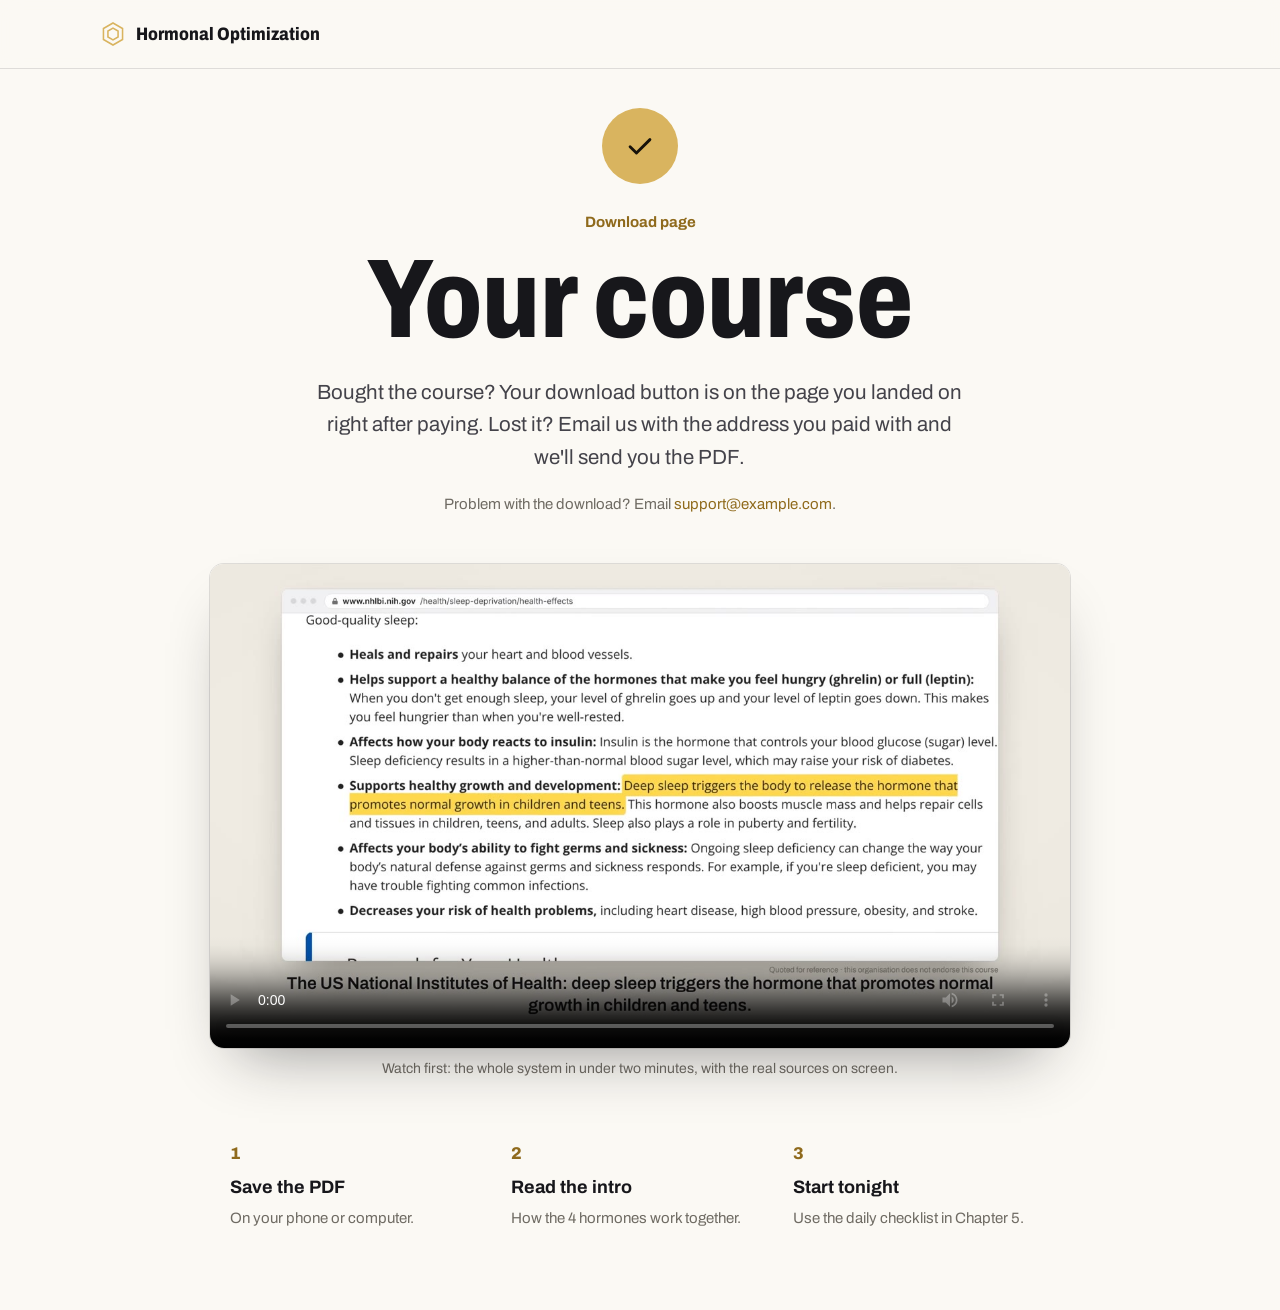
<file: course-website/thank-you.html>
<!doctype html>
<html lang="en" class="no-js">
<head>
  <meta charset="utf-8" />
  <meta name="viewport" content="width=device-width, initial-scale=1, viewport-fit=cover" />
  <title>You're In | Hormonal Optimization</title>
  <meta name="robots" content="noindex, nofollow" />
  <meta name="theme-color" content="#fbf9f4" />
  <link rel="icon" href="assets/img/favicon.svg" type="image/svg+xml" />
  <link rel="preconnect" href="https://fonts.googleapis.com" />
  <link rel="preconnect" href="https://fonts.gstatic.com" crossorigin />
  <link href="https://fonts.googleapis.com/css2?family=Archivo:wdth,wght@62..125,400..900&display=swap" rel="stylesheet" />
  <link rel="stylesheet" href="assets/css/style.css" />
</head>
<body>
  <header class="nav scrolled">
    <div class="container">
      <a href="index.html" class="brand">
        <svg class="brand-mark" viewBox="0 0 40 40" aria-hidden="true"><path d="M20 3l14.7 8.5v17L20 37 5.3 28.5v-17z"/><path d="M20 11l7.8 4.5v9L20 29l-7.8-4.5v-9z"/></svg>
        <span class="brand-text">Hormonal Optimization<small>The complete course</small></span>
      </a>
    </div>
  </header>

  <main class="thanks">
    <canvas id="burst" aria-hidden="true"></canvas>
    <div class="container">
      <div class="thanks-icon"><svg viewBox="0 0 24 24" fill="none" stroke="currentColor" stroke-width="2" stroke-linecap="round" stroke-linejoin="round" aria-hidden="true"><path d="M5 12.5l4.5 4.5L19 7.5"/></svg></div>
      <span class="eyebrow" id="status">Payment successful</span>
      <h1>You're in.</h1>
      <p class="lead" id="msgSite">Thanks for your order. Download your course and save it somewhere safe.</p>
      <p class="lead" id="msgNoKey" hidden>Bought the course? Your download button is on the page you landed on right after paying. Lost it? Email us with the address you paid with and we'll send you the PDF.</p>
      <a href="#" id="downloadBtn" class="btn btn-primary btn-lg" target="_blank" rel="noopener">
        Download the course (PDF)
        <svg class="btn-arrow" viewBox="0 0 24 24" aria-hidden="true"><path d="M12 4v12M6 11l6 6 6-6M5 20h14" fill="none" stroke="currentColor" stroke-width="2" stroke-linecap="round" stroke-linejoin="round"/></svg>
      </a>
      <p id="dlNote" class="lead" style="font-size:15px;color:var(--gold-2);margin-top:18px" hidden>Test mode: add the PDF path to downloadUrl in assets/js/config.js.</p>
      <p class="lead" style="font-size:15px;color:var(--muted);margin-top:18px">Problem with the download? Email <a href="#" data-email style="color:var(--accent)">support@example.com</a>.</p>

      <div class="player"><video controls playsinline preload="metadata" poster="assets/video/poster.jpg" src="assets/video/overview.mp4"></video></div>
      <p class="video-note">Watch first: the whole system in under two minutes, with the real sources on screen.</p>

      <div class="next-steps">
        <div><span>1</span><b>Save the PDF</b><p>On your phone or computer.</p></div>
        <div><span>2</span><b>Read the intro</b><p>How the 4 hormones work together.</p></div>
        <div><span>3</span><b>Start tonight</b><p>Use the daily checklist in Chapter 5.</p></div>
      </div>
    </div>
  </main>

  <script src="assets/js/config.js"></script>
  <script>
    (function () {
      var cfg = window.SITE_CONFIG || {};
      var btn = document.getElementById("downloadBtn");
      var $ = function (id) { return document.getElementById(id); };
      // Paid orders: Stripe redirects here with ?k=<key>; the PDF is downloads/hormonal-optimization-<key>.pdf.
      var k = new URLSearchParams(location.search).get("k") || "";
      var url = "";
      if (cfg.testMode === true) { $("status").textContent = "Test order: no payment taken"; url = cfg.downloadUrl || ""; }
      else if (/^[a-f0-9]{16,64}$/.test(k)) url = "downloads/hormonal-optimization-" + k + ".pdf";
      var paid = !!url;
      if (url) {
        btn.href = url;
        btn.removeAttribute("target");
        btn.setAttribute("download", "Hormonal_Optimization_Course.pdf");
      } else if (cfg.testMode === true) {
        btn.addEventListener("click", function (e) { e.preventDefault(); $("dlNote").hidden = false; });
      } else {
        btn.hidden = true;
        $("msgSite").hidden = true;
        $("msgNoKey").hidden = false;
        $("status").textContent = "Download page";
        document.querySelector(".thanks h1").textContent = "Your course";
      }
      if (cfg.contactEmail) {
        document.querySelectorAll("[data-email]").forEach(function (a) { a.href = "mailto:" + cfg.contactEmail; a.textContent = cfg.contactEmail; });
      }

      // Gold particle burst
      if (!paid || window.matchMedia("(prefers-reduced-motion: reduce)").matches) return;
      var c = document.getElementById("burst"), ctx = c.getContext("2d");
      var dpr = Math.min(2, window.devicePixelRatio || 1), w, h, parts = [];
      var cols = ["214,178,94", "243,220,155", "74,163,232", "55,196,124", "240,138,60", "168,115,240"];
      function size() { w = c.clientWidth; h = c.clientHeight; c.width = w * dpr; c.height = h * dpr; ctx.setTransform(dpr, 0, 0, dpr, 0, 0); }
      size(); window.addEventListener("resize", size);
      for (var i = 0; i < 140; i++) {
        var a = Math.random() * Math.PI * 2, s = 2 + Math.random() * 7;
        parts.push({ x: w / 2, y: h * 0.32, vx: Math.cos(a) * s, vy: Math.sin(a) * s - 2, r: 1 + Math.random() * 2.5, c: cols[i % cols.length], life: 1 });
      }
      (function tick() {
        ctx.clearRect(0, 0, w, h);
        var alive = 0;
        parts.forEach(function (p) {
          if (p.life <= 0) return; alive++;
          p.vy += 0.06; p.vx *= 0.985; p.vy *= 0.985; p.x += p.vx; p.y += p.vy; p.life -= 0.006;
          ctx.fillStyle = "rgba(" + p.c + "," + Math.max(0, p.life) + ")";
          ctx.beginPath(); ctx.arc(p.x, p.y, p.r, 0, Math.PI * 2); ctx.fill();
        });
        if (alive) requestAnimationFrame(tick);
      })();
    })();
  </script>
</body>
</html>
</file>
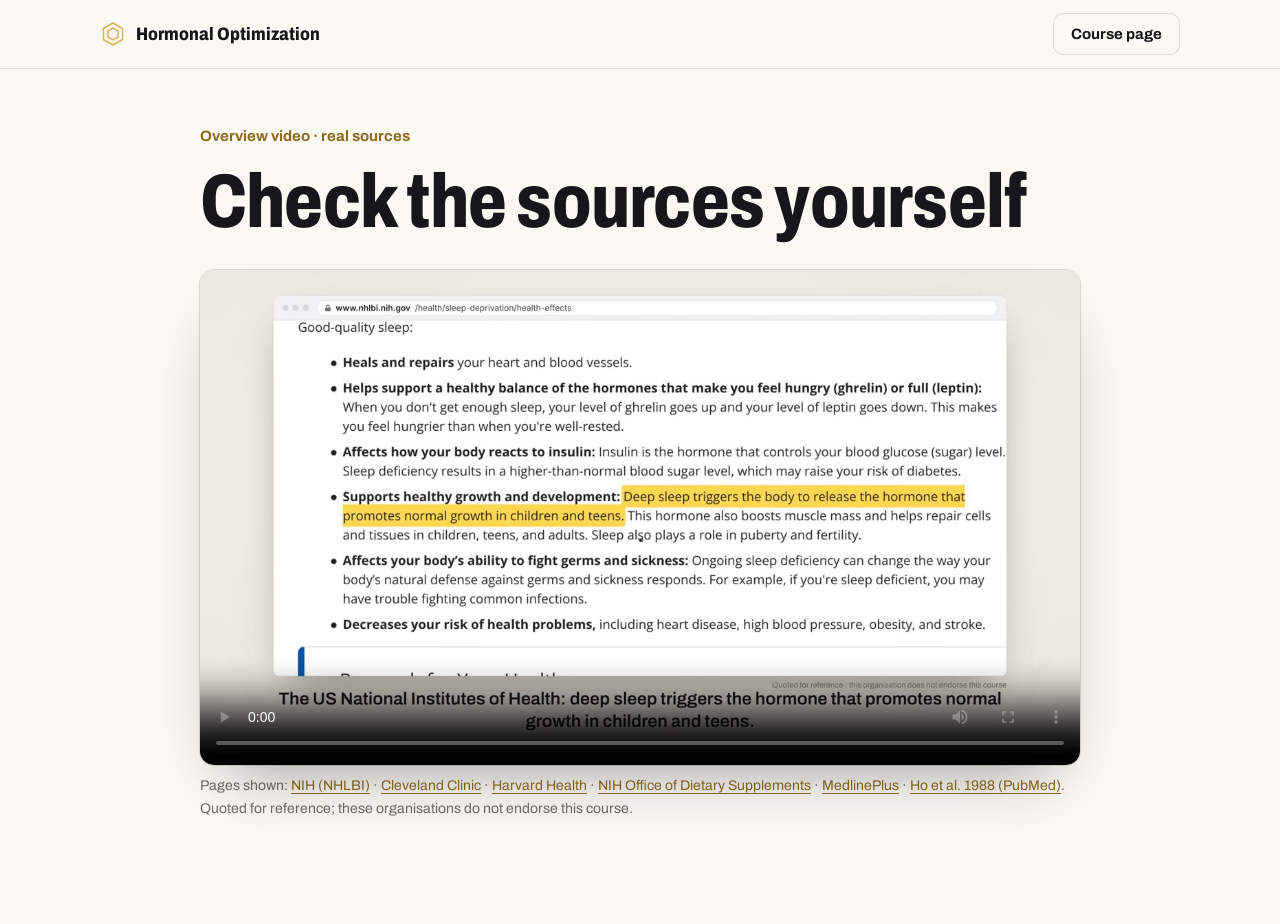
<file: course-website/video.html>
<!doctype html>
<html lang="en">
<head>
  <meta charset="utf-8" />
  <meta name="viewport" content="width=device-width, initial-scale=1, viewport-fit=cover" />
  <title>Overview Video | Hormonal Optimization</title>
  <meta name="description" content="What trusted health sources say about sleep, growth hormone, selenium and zinc, with the real pages on screen." />
  <meta name="theme-color" content="#fbf9f4" />
  <link rel="icon" href="assets/img/favicon.svg" type="image/svg+xml" />
  <link rel="preconnect" href="https://fonts.googleapis.com" />
  <link rel="preconnect" href="https://fonts.gstatic.com" crossorigin />
  <link href="https://fonts.googleapis.com/css2?family=Archivo:wdth,wght@62..125,400..900&display=swap" rel="stylesheet" />
  <link rel="stylesheet" href="assets/css/style.css" />
</head>
<body>
  <header class="nav scrolled">
    <div class="container">
      <a href="index.html" class="brand"><svg class="brand-mark" viewBox="0 0 40 40" aria-hidden="true"><path d="M20 3l14.7 8.5v17L20 37 5.3 28.5v-17z"/><path d="M20 11l7.8 4.5v9L20 29l-7.8-4.5v-9z"/></svg>Hormonal Optimization</a>
      <a href="index.html" class="btn btn-ghost btn-sm">Course page</a>
    </div>
  </header>

  <main class="page-simple">
    <div class="container" style="max-width:960px">
      <p class="kicker">Overview video · real sources</p>
      <h1 class="h1" style="font-size:clamp(44px,6vw,76px)">Check the sources yourself</h1>
      <div class="player" style="margin-top:32px"><video controls playsinline preload="metadata" poster="assets/video/poster.jpg" src="assets/video/overview.mp4"></video></div>
      <p class="video-note">Pages shown: <a href="https://www.nhlbi.nih.gov/health/sleep-deprivation/health-effects">NIH (NHLBI)</a> · <a href="https://my.clevelandclinic.org/health/articles/23309-human-growth-hormone-hgh">Cleveland Clinic</a> · <a href="https://www.health.harvard.edu/staying-healthy/blue-light-has-a-dark-side">Harvard Health</a> · <a href="https://ods.od.nih.gov/factsheets/Selenium-Consumer/">NIH Office of Dietary Supplements</a> · <a href="https://medlineplus.gov/ency/article/002416.htm">MedlinePlus</a> · <a href="https://pubmed.ncbi.nlm.nih.gov/3127426/">Ho et al. 1988 (PubMed)</a>. Quoted for reference; these organisations do not endorse this course.</p>
    </div>
  </main>
</body>
</html>
</file>
<file: course-website/assets/css/style.css>
/* ==========================================================================
   Hormonal Optimization: course sales page
   Simple product page in the light magazine style of the course book:
   warm paper, ink text, one gold accent, chapter colours from the cover.
   ========================================================================== */

:root {
  --bg: #fbf9f4;
  --surface: #f2eee4;
  --card: #ffffff;
  --line: rgba(23, 23, 27, 0.12);
  --text: #17171b;
  --text-2: #44434a;
  --muted: #6f6b63;
  --gold: #d9b45f;      /* button fill */
  --gold-2: #e8c57a;    /* button hover */
  --accent: #8f6a1c;    /* gold for text on paper (AA contrast) */
  --on-gold: #17120a;

  /* chapter colours (same as the course book) */
  --c1: #1f6496;
  --c2: #1f7d4c;
  --c3: #c2601d;
  --c4: #6a3ea3;
  --c5: #b4862c;

  --font: "Archivo", ui-sans-serif, system-ui, -apple-system, "Segoe UI", Roboto, sans-serif;
  --r: 10px;
  --gutter: clamp(16px, 4vw, 40px);
  --max: 1160px;
  --nav-h: 68px;
  --ease: cubic-bezier(0.22, 1, 0.36, 1);

  color-scheme: light;
}

*, *::before, *::after { box-sizing: border-box; }
[hidden] { display: none !important; }
html { -webkit-text-size-adjust: 100%; scroll-behavior: smooth; scroll-padding-top: calc(var(--nav-h) + 8px); }
body {
  margin: 0; background: var(--bg); color: var(--text);
  font-family: var(--font); font-size: 17px; line-height: 1.6;
  -webkit-font-smoothing: antialiased; overflow-x: hidden;
}
img, svg { display: block; max-width: 100%; }
img { height: auto; }
a { color: inherit; text-decoration: none; }
button { font: inherit; color: inherit; cursor: pointer; }
:focus-visible { outline: 2px solid var(--text); outline-offset: 3px; border-radius: 4px; }
h1, h2, h3 { text-wrap: balance; }
p { text-wrap: pretty; }

.container { width: 100%; max-width: var(--max); margin: 0 auto; padding-left: var(--gutter); padding-right: var(--gutter); }

/* Headings: condensed and heavy, no decorative accents */
.h1, .h2 { font-stretch: 80%; font-weight: 800; letter-spacing: -0.01em; line-height: 0.95; margin: 0; }
.h1 { font-size: clamp(52px, 7.6vw, 104px); }
.h2 { font-size: clamp(38px, 5vw, 64px); }
.accent { color: var(--accent); }
.kicker { font-size: 15px; font-weight: 700; color: var(--accent); margin: 0 0 18px; }
.lead { font-size: clamp(18px, 1.6vw, 21px); color: var(--text-2); max-width: 32em; margin: 22px 0 0; }

.section { padding-block: clamp(80px, 11vw, 140px); }

/* ---------------------------------------------------------------- buttons */
.btn {
  --h: 56px;
  display: inline-flex; align-items: center; justify-content: center; gap: 12px;
  min-height: var(--h); padding: 0 26px; border: 0; border-radius: var(--r);
  font-weight: 700; font-size: 17px; white-space: nowrap;
  transition: transform 0.3s var(--ease), background-color 0.2s, box-shadow 0.3s var(--ease);
}
.btn-primary { background: var(--gold); color: var(--on-gold); box-shadow: 0 10px 26px -12px rgba(143, 106, 28, 0.55); }
.btn-primary:hover { background: var(--gold-2); transform: translateY(-2px); box-shadow: 0 16px 32px -12px rgba(143, 106, 28, 0.6); }
.btn-primary:active { transform: translateY(0); }
.btn-ghost { color: var(--text); box-shadow: 0 0 0 1px var(--line) inset; background: transparent; }
.btn-ghost:hover { background: rgba(23, 23, 27, 0.05); }
.btn-sm { --h: 42px; padding: 0 18px; font-size: 15px; }
.btn-lg { --h: 62px; padding: 0 32px; font-size: 18px; }
.btn-block { width: 100%; }
.btn-arrow { width: 18px; height: 18px; transition: transform 0.3s var(--ease); }
.btn:hover .btn-arrow { transform: translateX(3px); }

.ticks { display: flex; flex-wrap: wrap; gap: 6px 20px; margin: 16px 0 0; padding: 0; list-style: none; font-size: 15px; color: var(--text-2); }
.ticks li { display: inline-flex; align-items: center; gap: 8px; }
.ticks svg { width: 16px; height: 16px; color: var(--accent); flex: none; }

/* -------------------------------------------------------------------- nav */
.nav { position: fixed; inset: 0 0 auto; z-index: 50; height: var(--nav-h); display: flex; align-items: center; transition: background-color 0.3s, box-shadow 0.3s; }
.nav.scrolled { background: rgba(251, 249, 244, 0.92); backdrop-filter: blur(10px); -webkit-backdrop-filter: blur(10px); box-shadow: 0 1px 0 var(--line); }
.nav .container { display: flex; align-items: center; justify-content: space-between; gap: 16px; }
.brand { display: inline-flex; align-items: center; gap: 10px; font-weight: 800; font-stretch: 85%; font-size: 18px; }
.brand-mark { width: 26px; height: 26px; fill: none; stroke: var(--gold); stroke-width: 2.4; flex: none; }
.brand-text small { display: none; }

/* ------------------------------------------------------------------- hero */
.hero { padding: calc(var(--nav-h) + clamp(32px, 6vw, 72px)) 0 clamp(64px, 9vw, 110px); overflow-x: clip; }
.hero .container { display: grid; grid-template-columns: minmax(0, 1.15fr) minmax(0, 0.85fr); gap: clamp(32px, 6vw, 80px); align-items: center; }
.hero-actions { margin-top: 34px; }

.cover { position: relative; width: min(100%, 400px); justify-self: center; aspect-ratio: 720 / 1018; perspective: 1200px; }
.cover-stack { position: absolute; inset: 0; transform-style: preserve-3d; transition: transform 0.6s var(--ease); }
.cover img { position: absolute; inset: 0; width: 100%; height: 100%; object-fit: cover; border-radius: 4px; box-shadow: 0 30px 60px -24px rgba(23, 23, 27, 0.55), 0 0 0 1px rgba(23, 23, 27, 0.06); }
.cover .p2 { transform: translate(7%, 3%) rotate(5deg); }
.cover .p3 { transform: translate(-6%, 4%) rotate(-5deg); }

@media (max-width: 860px) {
  .hero .container { grid-template-columns: 1fr; }
  .cover { width: min(70%, 300px); margin-top: 8px; }
  .hero-actions .btn { width: 100%; }
}

/* ---------------------------------------------------------------- learn */
.chapters { list-style: none; margin: clamp(36px, 5vw, 56px) 0 0; padding: 0; border-top: 1px solid var(--line); }
.chapter { --c: var(--gold); display: grid; grid-template-columns: 56px minmax(0, 320px) minmax(0, 1fr); align-items: center; gap: 16px; padding: 24px 0; border-bottom: 1px solid var(--line); position: relative; }
.chapter::before { content: ""; position: absolute; left: 0; top: -1px; height: 2px; width: 0; background: var(--c); transition: width 0.6s var(--ease); }
.chapter:hover::before { width: 100%; }
.chapter-no { width: 40px; height: 40px; display: grid; place-items: center; border-radius: 8px; background: var(--c); color: #fff; font-weight: 800; font-size: 17px; }
.chapter h3 { margin: 0; font-stretch: 85%; font-weight: 800; font-size: clamp(24px, 2.6vw, 32px); line-height: 1.1; }
.chapter p { margin: 0; color: var(--text-2); font-size: 18px; }
.chapter:nth-child(1) { --c: var(--c1); } .chapter:nth-child(2) { --c: var(--c2); } .chapter:nth-child(3) { --c: var(--c3); } .chapter:nth-child(4) { --c: var(--c4); } .chapter:nth-child(5) { --c: var(--c5); }
@media (max-width: 640px) {
  .chapter { grid-template-columns: 48px 1fr; gap: 4px 14px; padding: 20px 0; }
  .chapter-no { grid-row: span 2; }
  .chapter p { font-size: 16px; }
}

/* ------------------------------------------------------------- buy block */
.buy { background: var(--surface); border-block: 1px solid var(--line); overflow-x: clip; }
.buy .container { display: grid; grid-template-columns: minmax(0, 1fr) minmax(0, 1fr); gap: clamp(40px, 7vw, 96px); align-items: center; }
.pages { position: relative; height: 460px; }
.pages .pg { position: absolute; left: 50%; top: 50%; width: 250px; aspect-ratio: 720 / 1018; margin: -177px 0 0 -125px; border-radius: 4px; overflow: hidden; box-shadow: 0 24px 50px -20px rgba(23, 23, 27, 0.5), 0 0 0 1px rgba(23, 23, 27, 0.06); transition: transform 0.9s var(--ease); }
.pages .pg img { width: 100%; height: 100%; object-fit: cover; }
.pages .pg:nth-child(1) { transform: rotate(-3deg); }
.pages .pg:nth-child(2) { transform: rotate(2deg); }
.pages .pg:nth-child(3) { transform: rotate(-1deg); }
.pages.open .pg:nth-child(1) { transform: translate(-46%, 6%) rotate(-9deg); }
.pages.open .pg:nth-child(2) { transform: translate(46%, 6%) rotate(9deg); }
.pages.open .pg:nth-child(3) { transform: translate(0, -2%) rotate(0deg); }
.pages-note { position: absolute; left: 0; right: 0; bottom: 0; text-align: center; font-size: 14px; color: var(--muted); }

.includes { list-style: none; padding: 0; margin: 28px 0 0; display: grid; gap: 12px; }
.includes li { display: flex; gap: 12px; align-items: flex-start; font-size: 18px; }
.includes svg { width: 22px; height: 22px; color: var(--accent); flex: none; margin-top: 3px; }
.price { display: flex; align-items: baseline; gap: 12px; margin: 34px 0 18px; }
.price b { font-stretch: 80%; font-weight: 800; font-size: clamp(64px, 7vw, 88px); line-height: 1; }
.price span { color: var(--muted); font-size: 16px; }
.secure { display: flex; align-items: center; gap: 8px; margin-top: 14px; font-size: 14px; color: var(--muted); }
.secure svg { width: 16px; height: 16px; color: var(--accent); flex: none; }
@media (max-width: 860px) {
  .buy .container { grid-template-columns: 1fr; }
  .pages { height: 360px; order: 2; }
  .pages .pg { width: 190px; margin: -134px 0 0 -95px; }
  .pages.open .pg:nth-child(1) { transform: translate(-34%, 6%) rotate(-7deg); }
  .pages.open .pg:nth-child(2) { transform: translate(34%, 6%) rotate(7deg); }
}

/* -------------------------------------------------------------------- faq */
.faq .container { max-width: 820px; }
.faq-list { margin-top: 36px; border-top: 1px solid var(--line); }
.faq-item { border-bottom: 1px solid var(--line); }
.faq-item summary { list-style: none; cursor: pointer; display: flex; justify-content: space-between; align-items: center; gap: 20px; padding: 22px 0; font-weight: 700; font-size: 20px; line-height: 1.3; }
.faq-item summary::-webkit-details-marker { display: none; }
.faq-item summary:hover { color: var(--accent); }
.plus { position: relative; width: 22px; height: 22px; flex: none; }
.plus::before, .plus::after { content: ""; position: absolute; left: 50%; top: 50%; width: 14px; height: 2px; margin: -1px 0 0 -7px; background: currentColor; transition: transform 0.3s var(--ease); }
.plus::after { transform: rotate(90deg); }
.faq-item[open] .plus::after { transform: rotate(0deg); }
.faq-item p { margin: 0 0 22px; color: var(--text-2); max-width: 60ch; }
.faq-item a { color: var(--accent); text-decoration: underline; text-underline-offset: 3px; }

/* ------------------------------------------------------------------ final */
.final { text-align: center; padding-block: clamp(80px, 11vw, 140px); border-top: 1px solid var(--line); }
.final .lead { margin: 20px auto 32px; }

/* ----------------------------------------------------------------- footer */
.footer { border-top: 1px solid var(--line); padding-block: 40px 110px; font-size: 14px; color: var(--muted); }
.footer-top { display: flex; justify-content: space-between; flex-wrap: wrap; gap: 20px; }
.footer-links { display: flex; flex-wrap: wrap; gap: 8px 24px; }
.footer-links a { padding-block: 4px; }
.footer-links a:hover { color: var(--text); }
.disclaimer { margin: 24px 0 0; font-size: 13px; max-width: 90ch; }
.footer-bottom { margin-top: 16px; font-size: 13px; }

/* ---------------------------------------------------------------- buy bar */
.buybar {
  position: fixed; left: 50%; bottom: max(12px, env(safe-area-inset-bottom, 0px)); z-index: 40;
  width: min(calc(100% - 24px), 520px); display: flex; align-items: center; justify-content: space-between; gap: 12px;
  padding: 8px 8px 8px 16px; border-radius: 12px; background: var(--surface);
  box-shadow: 0 0 0 1px var(--line) inset, 0 16px 40px -14px rgba(23, 23, 27, 0.35); background: var(--card);
  transform: translate(-50%, 160%); visibility: hidden; transition: transform 0.5s var(--ease), visibility 0.5s;
}
.buybar.show { transform: translate(-50%, 0); visibility: visible; }
.buybar b { font-size: 15px; }
.buybar span { display: block; font-size: 13px; color: var(--muted); }

/* ------------------------------------------------------------------ toast */
.toast { position: fixed; left: 50%; top: 16px; z-index: 100; max-width: calc(100% - 32px); padding: 12px 16px; border-radius: var(--r); background: var(--surface); box-shadow: 0 0 0 1px var(--gold) inset; font-size: 14px; transform: translate(-50%, -160%); visibility: hidden; transition: transform 0.4s var(--ease), visibility 0.4s; }
.toast.show { transform: translate(-50%, 0); visibility: visible; }
.toast code { color: var(--accent); }

/* ------------------------------------------------------------------ motion */
.js .rise { opacity: 0; transform: translateY(24px); transition: opacity 0.8s var(--ease), transform 0.8s var(--ease); transition-delay: var(--d, 0s); }
.js .rise.in { opacity: 1; transform: none; }
.js .hero .rise { transition-duration: 1s; }

/* ------------------------------------------------- thank-you & legal pages */
.page-simple { padding: calc(var(--nav-h) + 56px) 0 90px; }
.legal { max-width: 760px; }
.legal h1 { font-stretch: 80%; font-weight: 800; font-size: clamp(42px, 6vw, 68px); line-height: 1; margin: 12px 0 10px; }
.legal .updated { color: var(--muted); font-size: 14px; }
.legal h2 { font-stretch: 85%; font-weight: 800; font-size: 24px; margin: 40px 0 10px; }
.legal p, .legal li { color: var(--text-2); font-size: 16px; }
.legal a { color: var(--accent); text-decoration: underline; text-underline-offset: 3px; }
.legal .placeholder { background: rgba(217, 180, 95, 0.22); color: var(--accent); padding: 1px 6px; border-radius: 4px; font-size: 0.92em; }
.legal .note { padding: 16px 18px; border-radius: var(--r); background: rgba(217, 180, 95, 0.08); box-shadow: 0 0 0 1px rgba(217, 180, 95, 0.3) inset; color: var(--text-2); font-size: 15px; margin-top: 24px; }
.eyebrow { font-size: 15px; font-weight: 700; color: var(--accent); }

.thanks { min-height: 100svh; display: grid; place-items: center; text-align: center; position: relative; overflow: hidden; padding: calc(var(--nav-h) + 40px) 0 80px; }
.thanks canvas { position: absolute; inset: 0; width: 100%; height: 100%; pointer-events: none; }
.thanks .container { position: relative; z-index: 1; }
.thanks-icon { width: 76px; height: 76px; margin: 0 auto 24px; border-radius: 50%; display: grid; place-items: center; background: var(--gold); }
.thanks-icon svg { width: 34px; height: 34px; color: var(--on-gold); }
.thanks-icon path { stroke-dasharray: 40; stroke-dashoffset: 40; animation: draw 0.8s 0.2s var(--ease) forwards; }
@keyframes draw { to { stroke-dashoffset: 0; } }
.thanks h1 { font-stretch: 80%; font-weight: 800; font-size: clamp(56px, 9vw, 112px); line-height: 0.95; margin: 12px 0 0; }
.thanks .lead { margin-left: auto; margin-right: auto; }
.thanks .btn { margin-top: 34px; }
.next-steps { display: grid; grid-template-columns: repeat(3, 1fr); gap: 24px; max-width: 820px; margin: 60px auto 0; text-align: left; }
.next-steps span { font-weight: 800; color: var(--accent); }
.next-steps b { display: block; margin: 6px 0 4px; font-size: 18px; }
.next-steps p { margin: 0; color: var(--muted); font-size: 15px; }
@media (max-width: 700px) { .next-steps { grid-template-columns: 1fr; } }

@media (prefers-reduced-motion: reduce) {
  html { scroll-behavior: auto; }
  *, *::before, *::after { transition-duration: 0.001ms !important; animation-duration: 0.001ms !important; }
  .js .rise { opacity: 1; transform: none; }
}

/* ------------------------------------------------------------------ video */
.watch { padding-block: 0 clamp(80px, 11vw, 140px); }
.watch .container { display: grid; grid-template-columns: minmax(0, 0.8fr) minmax(0, 1.2fr); gap: clamp(28px, 5vw, 64px); align-items: center; }
.watch p { color: var(--text-2); font-size: 18px; margin: 16px 0 0; max-width: 34em; }
.player { position: relative; border-radius: 14px; overflow: hidden; background: var(--card); box-shadow: 0 30px 60px -28px rgba(23, 23, 27, 0.45), 0 0 0 1px var(--line); }
.player video { display: block; width: 100%; height: auto; aspect-ratio: 16 / 9; background: #fbf9f4; }
.video-note { font-size: 14px; color: var(--muted); margin-top: 10px; }
@media (max-width: 860px) { .watch .container { grid-template-columns: 1fr; } }
.thanks .player { max-width: 860px; margin: 48px auto 0; text-align: left; }
.video-note a { color: var(--accent); text-decoration: underline; text-underline-offset: 3px; }

/* ----------------------------------------------------------- free chapter */
.free { padding-block: 0 clamp(80px, 11vw, 140px); }
.free .container { display: grid; grid-template-columns: minmax(0, 0.55fr) minmax(0, 1.45fr); gap: clamp(28px, 5vw, 64px); align-items: center;
  border-top: 1px solid var(--line); padding-top: clamp(48px, 7vw, 80px); }
.free-cover { width: 100%; max-width: 260px; border-radius: 4px; transform: rotate(-3deg); box-shadow: 0 30px 60px -24px rgba(23, 23, 27, 0.55), 0 0 0 1px rgba(23, 23, 27, 0.06); }
.free .btn { margin-top: 28px; }
.free-note { font-size: 14px; color: var(--muted); margin: 12px 0 0; }
@media (max-width: 700px) { .free .container { grid-template-columns: 1fr; } .free-cover { max-width: 190px; } .free .btn { width: 100%; } }
</file>
